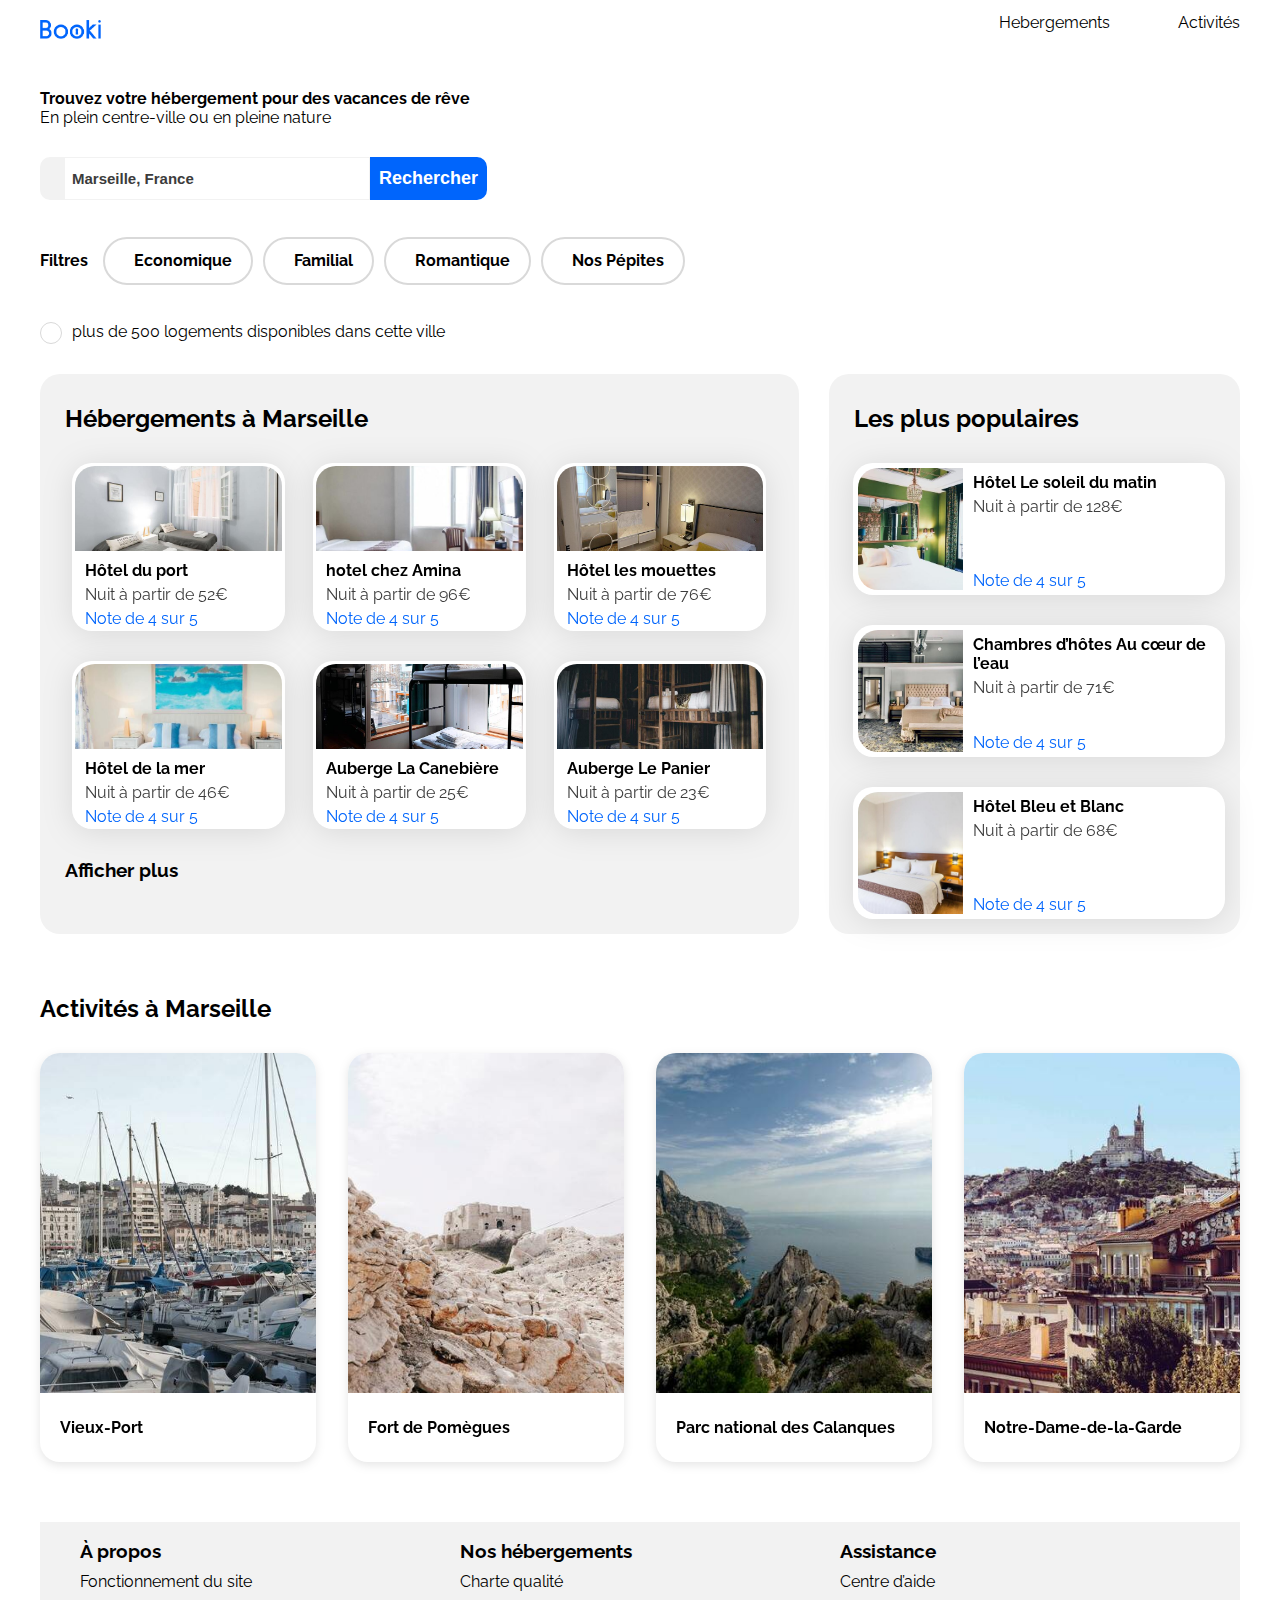
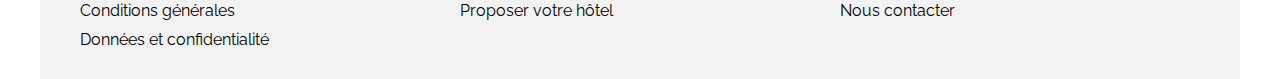
<file: index.html>
<!DOCTYPE html>
<html lang="fr">

<head>
    <meta charset="UTF-8">
    <meta name="viewport" content="width=device-width, initial-scale=1.0">
    <title>Booki</title>
    <link rel="preconnect" href="https://fonts.googleapis.com">
    <link rel="preconnect" href="https://fonts.gstatic.com" crossorigin>
    <link href="https://fonts.googleapis.com/css2?family=Raleway:wght@400;500;700&display=swap" rel="stylesheet">
    <link rel="stylesheet" href="https://cdnjs.cloudflare.com/ajax/libs/font-awesome/6.2.1/css/all.min.css"
        integrity="sha512-MV7K8+y+gLIBoVD59lQIYicR65iaqukzvf/nwasF0nqhPay5w/9lJmVM2hMDcnK1OnMGCdVK+iQrJ7lzPJQd1w=="
        crossorigin="anonymous" referrerpolicy="no-referrer" />
    <link href="css/style.css" rel="stylesheet">
</head>

<body>
    <header>
        <nav>
            <div class="hebergement-activité">
                <div class="logo-booki">
                    <img src="images/Booki.png" width="61" height="19" alt="le logo booki">
                </div>
                <div class="tel">
                    <div class="heberge elementmenu">
                        <a href="#hebergement" class="cliquerhebergement">
                            Hebergements
                        </a>
                    </div>
                    <div class="activités elementmenu">
                        <a href="#activité" class="cliquerhebergement">
                            Activités
                        </a>
                    </div>
                </div>
            </div>
        </nav>
    </header>


    <div class="trouvez">
        Trouvez votre hébergement pour des vacances de rêve
    </div>
    <div class="centre-ville">
        En plein centre-ville ou en pleine nature
    </div>

    <form class="block-recherche">
        <div class="icon-position">
            <i class="fa-solid fa-location-dot">
            </i>
        </div>
        <div class="blockmarseillefrance">
            <input type="text" name="ville" id="prenom" placeholder="Marseille, France" maxlength="20">
        </div>
        <button class="bouton-recherche">
            Rechercher
        </button>
        <button class="bouton-recherche-tel">
            <i class="fa-solid fa-magnifying-glass"></i>

        </button>
    </form>

    <div class="lignefiltre-icon">
        <h4>Filtres</h4>
        <div class="icon">
            <div class="tel-filtre">
                <a href="" class="cliquer">
                    <div class="filtre">
                        <i class="fa-solid fa-money-bill-wave"> </i>
                        <h4>Economique</h4>
                    </div>
                </a>
                <a href="" class="cliquer">
                    <div class="filtre">
                        <i class="fa-solid fa-person"></i>
                        <h4> Familial</h4>
                    </div>
                </a>
            </div>

            <div class="tel-filtre">

                <a href="" class="cliquer">
                    <div class="filtre">
                        <i class="fa-solid fa-heart"></i>
                        <h4>Romantique </h4>
                    </div>
                </a>
                <a href="" class="cliquer">
                    <div class="filtre">
                        <i class="fa-solid fa-fire"></i>
                        <h4>Nos Pépites</h4>
                    </div>
                </a>
            </div>
        </div>
    </div>




    <div class="point-info">
        <i class="fa-solid fa-info iconpointinfo"></i>
        plus de 500 logements disponibles dans cette ville
    </div>
    <div class="main-container">
        <main>
            <div class="hebergements-and-populaires">
                <section class="hebergements">
                    <h2 class="section-title" id="hebergement">Hébergements à Marseille</h2>
                    <div class="hebergements-cards">
                        <a href="#">
                            <article class="card1">
                                <img src="images/fred-kleber.jpg" width="250" height="124"
                                    alt="Image de la chambre d'hôtel montrant un lit">
                                <div class="card-content1">
                                    <div class="card-txt">
                                        <h3 class="card-title">Hôtel du port</h3>
                                        Nuit à partir de 52<span class="euro">€</span>
                                    </div>
                                    <div class="card-rating-hebergements">
                                        <i class="fa-xs fa-solid fa-star" aria-hidden="true"></i>
                                        <i class="fa-xs fa-solid fa-star" aria-hidden="true"></i>
                                        <i class="fa-xs fa-solid fa-star" aria-hidden="true"></i>
                                        <i class="fa-xs fa-solid fa-star" aria-hidden="true"></i>
                                        <i class="fa-xs fa-solid fa-star neutral-star" aria-hidden="true"></i>
                                        <span class="sr-only">Note de 4 sur 5</span>
                                    </div>
                                </div>
                            </article>
                        </a>
                        <a href="#">
                            <article class="card1">
                                <img src="images/febrian-zakaria.jpg" width="125" height="146"
                                    alt="Image de la chambre d'hôtel montrant un lit">
                                <div class="card-content1">
                                    <div class="card-txt">
                                        <h3 class="card-title">hotel chez Amina</h3>
                                        Nuit à partir de 96<span class="euro">€</span>
                                    </div>
                                    <div class="card-rating-hebergements ">
                                        <i class="fa-xs fa-solid fa-star" aria-hidden="true"></i>
                                        <i class="fa-xs fa-solid fa-star" aria-hidden="true"></i>
                                        <i class="fa-xs fa-solid fa-star" aria-hidden="true"></i>
                                        <i class="fa-xs fa-solid fa-star" aria-hidden="true"></i>
                                        <i class="fa-xs fa-solid fa-star neutral-star" aria-hidden="true"></i>
                                        <span class="sr-only">Note de 4 sur 5</span>
                                    </div>
                                </div>
                            </article>
                        </a>
                        <a href="#">
                            <article class="card1">
                                <img src="images/reisetopia.jpg" width="125" height="146"
                                    alt="Image de la chambre d'hôtel montrant un lit">
                                <div class="card-content1">
                                    <div class="card-txt">
                                        <h3 class="card-title">Hôtel les mouettes</h3>
                                        Nuit à partir de 76<span class="euro">€</span>
                                    </div>
                                    <div class="card-rating-hebergements">
                                        <i class="fa-xs fa-solid fa-star" aria-hidden="true"></i>
                                        <i class="fa-xs fa-solid fa-star" aria-hidden="true"></i>
                                        <i class="fa-xs fa-solid fa-star" aria-hidden="true"></i>
                                        <i class="fa-xs fa-solid fa-star" aria-hidden="true"></i>
                                        <i class="fa-xs fa-solid fa-star neutral-star" aria-hidden="true"></i>
                                        <span class="sr-only">Note de 4 sur 5</span>
                                    </div>
                                </div>
                            </article>
                        </a>
                        <a href="#">
                            <article class="card1">

                                <img src="images/annie-spratt.jpg" width="125" height="146"
                                    alt="Image de la chambre d'hôtel montrant un lit">

                                <div class="card-content1">
                                    <div class="card-txt">
                                        <h3 class="card-title">Hôtel de la mer</h3>
                                        <span class="card-subtitle">Nuit à partir de 46<span
                                                class="euro">€</span></span>
                                    </div>
                                    <div class="card-rating-hebergements">
                                        <i class="fa-xs fa-solid fa-star" aria-hidden="true"></i>
                                        <i class="fa-xs fa-solid fa-star" aria-hidden="true"></i>
                                        <i class="fa-xs fa-solid fa-star" aria-hidden="true"></i>
                                        <i class="fa-xs fa-solid fa-star" aria-hidden="true"></i>
                                        <i class="fa-xs fa-solid fa-star neutral-star" aria-hidden="true"></i>
                                        <span class="sr-only">Note de 4 sur 5</span>
                                    </div>
                                </div>
                            </article>
                        </a>
                        <a href="#">
                            <article class="card1">
                                <img src="images/marcus-loke.jpg" width="125" height="146"
                                    alt="Image de la chambre d'hôtel montrant un lit">
                                <div class="card-content1">
                                    <div class="card-txt">
                                        <h3 class="card-title">Auberge La Canebière</h3>
                                        <span class="card-subtitle">Nuit à partir de 25<span
                                                class="euro">€</span></span>
                                    </div>
                                    <div class="card-rating-hebergements ">
                                        <i class="fa-xs fa-solid fa-star" aria-hidden="true"></i>
                                        <i class="fa-xs fa-solid fa-star" aria-hidden="true"></i>
                                        <i class="fa-xs fa-solid fa-star" aria-hidden="true"></i>
                                        <i class="fa-xs fa-solid fa-star" aria-hidden="true"></i>
                                        <i class="fa-xs fa-solid fa-star neutral-star" aria-hidden="true"></i>
                                        <span class="sr-only">Note de 4 sur 5</span>
                                    </div>
                                </div>
                            </article>
                        </a>
                        <a href="#">
                            <article class="card1">
                                <img src="images/nicate-lee.jpg" width="125" height="146"
                                    alt="Image de la chambre d'hôtel montrant un lit">
                                <div class="card-content1">
                                    <div class="card-txt">
                                        <h3 class="card-title">Auberge Le Panier</h3>
                                        <span class="card-subtitle">Nuit à partir de 23<span
                                                class="euro">€</span></span>
                                    </div>
                                    <div class="card-rating-hebergements">
                                        <i class="fa-xs fa-solid fa-star" aria-hidden="true"></i>
                                        <i class="fa-xs fa-solid fa-star" aria-hidden="true"></i>
                                        <i class="fa-xs fa-solid fa-star" aria-hidden="true"></i>
                                        <i class="fa-xs fa-solid fa-star" aria-hidden="true"></i>
                                        <i class="fa-xs fa-solid fa-star neutral-star" aria-hidden="true"></i>
                                        <span class="sr-only">Note de 4 sur 5</span>
                                    </div>
                                </div>
                            </article>
                        </a>
                    </div>
                    <h3>Afficher plus</h3>
                </section>
                <section class="populaires">
                    <div class="populaires-title">
                        <h2 class="section-title">Les plus populaires</h2>
                        <i class="fa-solid fa-chart-line" aria-hidden="true"></i>
                    </div>
                    <div class="populaires-cards">
                        <a href="#">
                            <article class="card">
                                <img src="images/emile-guillemot.jpg"
                                    alt="Image de la chambre d'hôtel montrant un lit">
                                <div class="card-content">
                                    <div class="card-txt">
                                        <h3 class="card-title">Hôtel Le soleil du matin</h3>
                                        <span class="card-subtitle">Nuit à partir de 128<span class="euro">€</span>
                                        </span>
                                    </div>
                                    <div class="card-rating">
                                        <i class="fa-xs fa-solid fa-star" aria-hidden="true"></i>
                                        <i class="fa-xs fa-solid fa-star" aria-hidden="true"></i>
                                        <i class="fa-xs fa-solid fa-star" aria-hidden="true"></i>
                                        <i class="fa-xs fa-solid fa-star" aria-hidden="true"></i>
                                        <i class="fa-xs fa-solid fa-star neutral-star" aria-hidden="true"></i>
                                        <span class="sr-only">Note de 4 sur 5</span>
                                    </div>
                                </div>
                            </article>
                        </a>
                        <a href="#">
                            <article class="card">
                                <img src="images/aw-creative.jpg" width="125" height="146"
                                    alt="Image de la chambre d'hôtel montrant un lit">
                                <div class="card-content">
                                    <div class="card-txt">
                                        <h3 class="card-title">Chambres d’hôtes Au cœur de l’eau</h3>
                                        <span class="card-subtitle">Nuit à partir de 71<span class="euro">€</span>
                                        </span>
                                    </div>
                                    <div class="card-rating ">
                                        <i class="fa-xs fa-solid fa-star" aria-hidden="true"></i>
                                        <i class="fa-xs fa-solid fa-star" aria-hidden="true"></i>
                                        <i class="fa-xs fa-solid fa-star" aria-hidden="true"></i>
                                        <i class="fa-xs fa-solid fa-star" aria-hidden="true"></i>
                                        <i class="fa-xs fa-solid fa-star neutral-star" aria-hidden="true"></i>
                                        <span class="sr-only">Note de 4 sur 5</span>
                                    </div>
                                </div>
                            </article>
                        </a>
                        <a href="#">
                            <article class="card">
                                <img src="images/febrian-zakaria2.jpg" width="125" height="146"
                                    alt="Image de la chambre d'hôtel montrant un lit">
                                <div class="card-content">
                                    <div class="card-txt">
                                        <h3 class="card-title">Hôtel Bleu et Blanc</h3>
                                        <span class="card-subtitle">Nuit à partir de 68<span class="euro">€</span>
                                        </span>
                                    </div>
                                    <div class="card-rating">
                                        <i class="fa-xs fa-solid fa-star" aria-hidden="true"></i>
                                        <i class="fa-xs fa-solid fa-star" aria-hidden="true"></i>
                                        <i class="fa-xs fa-solid fa-star" aria-hidden="true"></i>
                                        <i class="fa-xs fa-solid fa-star" aria-hidden="true"></i>
                                        <i class="fa-xs fa-solid fa-star neutral-star" aria-hidden="true"></i>
                                        <span class="sr-only">Note de 4 sur 5</span>
                                    </div>
                                </div>
                            </article>
                        </a>
                    </div>
                </section>
            </div>
        </main>
        <footer></footer>
    </div>

    <div class="activités-a-marseille">
        <section class="acti">
            <h2 class="section-title2" id="activité">Activités à Marseille</h2>
            <section class="hebergements-cards2">
                <a href="#">
                    <article class="card2">

                        <img src="images/reno-laithienne.jpg" alt="Image de la chambre d'hôtel montrant un lit">

                        <div class="card-content1">
                            <div class="card-txt-activité-marseille">
                                <h3 class="card-title-activite">Vieux-Port</h3>
                            </div>
                        </div>
                    </article>
                </a>
                <a href="#">
                    <article class="card2">
                        <img src="images/paul-hermann.jpg" alt="Image de la chambre d'hôtel montrant un lit">
                        <div class="card-content1">
                            <div class="card-txt-activité-marseille">
                                <h3 class="card-title-activite">Fort de Pomègues</h3>
                            </div>
                        </div>
                    </article>
                </a>
                <a href="#">
                    <article class="card2">
                        <img src="images/kilyan-sockalingum.jpg" alt="Image de la chambre d'hôtel montrant un lit">
                        <div class="card-content1">
                            <div class="card-txt-activité-marseille">
                                <h3 class="card-title-activite">Parc national des Calanques</h3>
                            </div>
                        </div>
                    </article>
                </a>
                <a href="#">
                    <article class="card2">
                        <img src="images/florian-wehde.jpg" alt="Image de la chambre d'hôtel montrant un lit">
                        <div class="card-content1">
                            <div class="card-txt-activité-marseille">
                                <h3 class="card-title-activite">Notre-Dame-de-la-Garde</h3>
                            </div>
                        </div>
                    </article>
                </a>
            </section>
        </section>
    </div>

    <footer>
        <div class="fin">
            <div class="fi">
                <h3> À propos</h3>
                <p> Fonctionnement du site</p>
                <p>Conditions générales</p>
                <p>Données et confidentialité</p>
            </div>

            <div class="fi">
                <h3> Nos hébergements</h3>
                <p> Charte qualité</p>
                <p>Proposer votre hôtel</p>
            </div>

            <div class="fi">
                <h3>Assistance</h3>
                <p> Centre d’aide</p>
                <p>Nous contacter</p>
            </div>
        </div>
    </footer>
</body>

</html>
</file>
<file: css/style.css>
body {
    background-color: white; /* Le fond de la page sera  */
    color: black; /* Le texte de la page sera  */
    align-items: center;
    max-width: 1200px;
    margin:auto;
    font-family:"Raleway";/*ceci est un commentaire*/
}

.hebergement-activité {      /*ligne 23 sur le html*/
    
    display: flex;
    flex-wrap:wrap; 
    font-size: 16px;

}
 


.logo-booki{         /*ligne 24 sur le html*/
    display: flex;
    flex-wrap: wrap;
    margin: 20px 50px 50px 0;
} 

.heberge{           /*ligne 27 sur le html*/
    margin: 0 68px 0 auto;
    
} 

.tel{
    margin-left: auto;
    display: flex;
}

.heberge a {           /*permet d'enlever la ligne sur le texte */
    color: black;
    text-decoration: none;
    
}

.elementmenu{               /*ligne 27 et 31 sur le html*/
    display: flex;
    flex-wrap: wrap;
    
    border-top:3px solid #0065FC;
    /*gap: 68px;*/
    padding-top: 10px;
    border-top: 3px solid transparent;  
} 
.elementmenu{               /*ligne 27 et 31 sur le html*/
    display: flex;
    flex-wrap: wrap;
    
    border-top:3px solid #0065FC;
    /*gap: 68px;*/
    padding-top: 10px;
    border-top: 3px solid transparent;  
} 

.elementmenu:hover {       /* ligne bleu du hover*/
    border-top: 3px solid  #0065FC;
}

.elementmenu:hover  a{
    color: #0065FC;
}

.activités{
    display: flex;
    flex-wrap: wrap;
 
}

.activités a {              /*ligne 32 sur le html*/
    color: black;
    text-decoration: none;
}

.trouvez{               /* titre du site  (ligne 42 sur le html)*/
    display: flex;
    flex-wrap: wrap;
    
   /* margin-top: 0px;*/
    
    font-weight: bold;

    
       
}

.centre-ville{              /* sous-titre du site  (ligne 42 sur le html)*/
    display: flex;
    flex-wrap: wrap;
    
   
    margin-bottom: 8px;
}  

.block-recherche {          /* point pour chercher sur différentes villes  (ligne 49 sur le html)*/
    display: flex;
    

   /* justify-content:space-around;*/
   /*justify-content: flex-start*/
       
   margin-bottom: 30px;
   margin-top: 30px;
   
}

.icon-position {            /*   (ligne 50 sur le html)*/
    font-size: 18px;
    border-radius: 10px 0px 0px 10px;
    padding: 10px 8px 7px 8px;
    border: 4px solid #F2F2F2;
    /*overflow: hidden;*/
    background-color: #F2F2F2;
}

.blockmarseillefrance {  /* ligne 55 sur le html*/
    display: flex;
    flex-wrap:wrap; 
   padding: 0px 0px 0px 0px;
   border: 1px solid #F2F2F2;    
     
}

.bouton-recherche{ 
    font-size: 18px;
    background-color: #0065FC;
    color: white;
    border: 3px solid  #0065FC;
    border-radius: 0px 10px 10px 0px;;
    font-weight: 700;

}
.bouton-recherche-tel{
    display: none;
}

.lignefiltre-icon {      /* pour pouvoir filtrer les recherches  (ligne 42 sur le html)*/
    display: flex;
    flex-wrap:wrap; 
    align-items: center;
   /* justify-content:space-around;*/
   /*justify-content: flex-start*/
   
    gap: 15px;                                                                         
   align-content: center;
   margin-bottom: 0px;
   margin-top: 0px;
}

.lignefiltre-icon a {
    color: black;
    text-decoration: none;
}

.icon{
    display: flex;
    flex-wrap: wrap;
    background-color: white;
    gap: 10px;
} 
.tel-filtre{
    display: flex;
    gap: 10px;

}

.cliquer:hover {
    background-color: #DEEBFF;
    color: black;
    border-radius: 30px 30px 30px 30px;
}

.filtre{
    display: flex;
    border: 2px solid  #D9D9D9;
    border-radius: 40px 40px 40px 40px;
    gap: 10px;
    padding: 2px 19px 2px 19px ;
     
    align-items: center;        
    height: 40px;
} 
.filtre i{
    color: #0065FC;
}

.point-info{
    display: flex;
    flex-wrap: wrap;
    
    gap: 10px;
    
    margin: 30px 0;
}  

input{
    width: 300px;
    padding: 10px 0px;
    border-color: transparent;
    font-size: 15px;
    background: transparent;
    font-weight: bold;
  }
  
  input:focus{
    outline: none;
  }
  
  input::-webkit-input-placeholder {
    padding-left: 5px;
    font-size: 15px;
    color: #3c3c3c;
  }
  


  .hebergements-and-populaires{
    display: flex;
    flex-wrap: nowrap;
   
    justify-content: space-between;
   border-radius: 15px;
 
  
   
   gap: 30px;
   opacity: 1;

   
} 
/*carte sur la partie droite*/
.card {
    display: flex;
    
    background-color: white;
    border-radius: 20px 20px 20px 20px;
   /* margin: 30px;*/
   padding: 5px;
   gap: 10px;
   
    opacity: 1;
    filter: drop-shadow(0px 3px 15px rgba(0, 0, 0, 0.1));




    width: 100%;
   /* height: 146px;*/
    justify-content:flex-start
}
.populaires-cards a {
    width: 95%;
  }
.card a{
    width: 100%;
}


.card-content{
    display: flex;
    flex-direction: column;
    gap: 10px;
   
}    
.populaires-title{
    display: flex;
    flex-wrap: wrap;
    align-items: center;        
    gap: 35px;
    justify-content: space-between;

}   
 
.card-title {
    font-size: 16px;
    word-wrap: break-word;
   /* white-space:nowrap;*/
}

.populaires-cards{
    display: flex;
    flex-direction: column;
    align-items: center;
    gap: 30px;
    padding-bottom: 15px;


}
.card img{
  
    object-fit: cover;
    width: 105px;
    height: 122px;
    gap: 0px;
    border-radius: 20px 0px 0px 20px;
    border: 5px;
    opacity: 1;


} 

.card-txt h3 {
    font-size: 16px;
    color: black;
    text-decoration: none;
    margin-top: 5px;
    margin-bottom: 5px;
   
}

.card-txt a {
    text-decoration: none;
    color: black;
    
}
.card-rating {
    text-decoration: none;
    
    color: #0065FC;
    margin-top: auto;
    
    
}


.card-rating-chateau  {
    text-decoration: none;
   margin: auto;
   margin-top: auto;
}


.hebergements
{
   padding: 0 25px;
    background-color: #F2F2F2;
    border-radius: 20px;
    width: 65%;
}
.populaires{
   padding: 0 15px;
    background-color: #F2F2F2;
    border-radius: 20px 20px 20px 20px;
   /* margin: 30px;
    padding: 30px;*/
    width: 35%;
   
}


.iconpointinfo{
   border: 1px solid #D9D9D9;
   width: 20px;
   height: 20px;
   border-radius: 100%;
   display: flex;
   justify-content: center;
   align-items: center;
   font-size: 0.6rem;
   color: #0065FC;
  
}

.card-rating  {
    color: #0065FC;
}

.card-rating-chateau {
    color: #0065FC;
}
.neutral-star{
    color: #F2F2F2;
}

  /*.container {
    display: flex;
    flex-direction: column;
    hebergement à marseille
}*/
.card1 {
    display: flex;
    flex-direction: column;
    flex-wrap:  wrap;
    
    background-color: white;
   
    /*Padding :0px, 0px, 15px, 0px;*/
    
    border-radius: 20px;
   
    opacity: 1;
    filter: drop-shadow(0px 3px 15px rgba(0, 0, 0, 0.1));
    padding: 3px;
    border: 5px ;
    height: 100%;
    box-sizing: border-box;
    
}


.card-content1{
    margin-left: 10px;
   
}    
.populaires-title{
    display: flex;
    flex-wrap: wrap;
    align-items: center;        
    gap: 35px;
    margin-left: 10px;

}   
.populaires-title i{
    color: #0065FC;
}







.card1 img{
  
    object-fit: cover;
   
    Width: 100%;

     Height: 85px;
    


    gap: 0px;
    border-radius: 20px 20px 0px 0px;
   /* border: 5px 0px 5px 5px;*/
    opacity: 1;
    


} 

.hebergements-cards{
    display: flex;
    flex-wrap:  wrap;
    gap: 30px 4%;
   
  justify-content: center;
  margin-bottom: 30px;

}
.hebergements h3{
    margin-top: 10px;
}

.card-rating-hebergements {
    text-decoration: none;
    margin-top: 5px;
    color: #0065FC;
    
}

.section-title{
    margin: 30px 36px 30px 0;
   
    
}

.section-title2{
     margin-top:60px ;
     margin-bottom: 30px;
   
    
}


/*.activités-a-marseille{
    
   
    justify-content: space-between;
   border-radius: 15px;
   align-items:baseline ;
  
   
   gap: 40px;
   opacity: 0px;
  

   
   
} */


/*.acti
{
   /* padding: 30px 0px 0px 0px
   display: flex;
   flex-wrap:  wrap;
   border-radius: 20px;

   
  
   

}
*/

.card2 {
    display: flex;
    flex-direction: column;
    flex-wrap:  wrap;
    background-color: white;
    
    
    /*Padding :0px, 0px, 15px, 0px;*/
    
    border-radius: 20px;
   
    opacity: 1;
    filter: drop-shadow(0px 3px 5px rgba(0, 0, 0, 0.1));
    




   
    
}
.card-txt-activité-marseille h3 {
    font-size: 16px;
    color: black;
    text-decoration: none;
    margin-top: 5px;
    margin-bottom: 5px;
    padding: 20px 19px 20px 0px;
}


.card2 img{
  
    object-fit: cover;
     height: 340px;
     width: 100%;
     
   
    gap: 10px;
    border-radius: 20px 20px 0px 0px;
   /* border: 5px 0px 5px 5px;*/
    opacity: 1;
    /*width: 20%;*/
    


} 

.card-title-activite{
    font-size: 16px;
    margin-left: 10px;
    text-decoration: none;
    text-decoration-line: none;
    
}

a{
    text-decoration: none;
    text-align: start;
    color: #3c3c3c;
}


.hebergements-cards2{
   
    display: flex;
    flex-wrap:wrap;
    justify-content: space-between;
    margin-bottom: 60px;
    
    
   
   /*   align-items: center;
  justify-content: center;*/


}
.hebergements-cards2 a{
    width: 23%;
}

footer{
    /*display: flex;
    flex-wrap: wrap;*/
    background-color: #F2F2F2;
    


   
    gap: 10px;


}



/*.texfooter{
    font-weight: bold;
}*/


.fin{
    display: flex;
    flex-wrap: wrap;
    padding: 30px;
    padding-top: 0;
    
    
   /* justify-content:space-between;*/
    
}


.fi{
    display: flex;
    flex-direction: column;
    margin-left: 10px;
    
    gap: 10px;
    flex:1;
    
 
}

.fi h3 {
    margin-bottom: 0;
}

.fi p {
    margin:0;

}


.hebergements-cards a {
    width: 30%;
  }
/*version tablette*/

@media all and (max-width:1024px) {
    .body{
      max-width: 900px;
    }
    header, .trouvez, .lignefiltre-icon, .centre-ville, .point-info, .block-recherche{
        padding: 0 5%;
    }
    .hebergements-and-populaires{
        flex-direction: column;
        align-items: center;
    }
    .hebergements{
        display: flex;
        flex-direction: column;
        width: 85%;
        
    }
    .hebergements-cards a {
        width: 30%;
      }
    .populaires{
        display: flex;
        flex-direction: column;
        width: 85%;
        padding-bottom: 30px;

    }

    .Hebergements-cards{
        display: flex;
        flex-direction: row;
        
    }


    .card{
        width: 95%;
    }

    .card img{
        width: 45%;
        height: 146px;
    }

    .card-content{
        display: flex;
        flex-direction: column;
        
    }

    .card-txt{
        font-weight: bold;
        font-size: small;
    
    }

    .card-rating-chateau  {
        text-decoration: none;
       
    }

    .populaires-cards{
        display: flex;
        flex-direction: row;
        justify-content: space-between;
    
    }
    .populaires-cards a {
        width: 33%;
    }
    .card-content1{
        display: flex;
        flex-direction: column;
        height: 70px;
       
    }   


    .hebergements-cards2{
        display: flex;
        flex-direction: row;
        
        
        
       
    }

    .card1{
        padding: 4px;
        padding-bottom: 20px;
    }

    .card1 img{
        height: 100px;
    } 
  
    .card2 img{
        height: 250px;

    }
    .card2{
        filter: drop-shadow(0px 3px 15px rgba(0, 0, 0, 0.1));
        border-radius: 20px;
    }

    .acti{
        display: flex;
        flex-direction: column;

}
.activités-a-marseille{
    margin: 0 50px 30px 50px;
}

    .hebergements, .populaires{

    }
}
/*version telephone*/

@media all and (max-width: 768px) {
    .logo-booki{
        margin-right: 0;
    }
    .trouvez,  .lignefiltre-icon,.centre-ville, .point-info, .block-recherche{
        padding: 0 15px;
    }
    
    input{
        width: 100%;
    
    }
    .trouvez{
        padding: 0 15px 10px;
    }
    .section-title{
        margin: 20px 0px;
    }
  
    .tel {
        display: flex;
        flex-direction: row;
        justify-content: space-between;
        margin-bottom: 25px;
        margin-left: 0;
        width: 100%;
    }

    .point-info{
        display: flex;
        flex-wrap: nowrap;
    }
    .hebergement-activité{
        display: flex;
        flex-direction: column;
        align-items: center;
        text-align: center;
        justify-items: center;
    }

    
    .heberge{           /*ligne 27 sur le html*/
       /* border-top-width: 50%; important*/
        margin: 0;
        
    } 
    
    .elementmenu{               /*ligne 27 et 31 sur le html*/
        display: flex;
        flex-wrap: wrap;
        
        border-bottom:2px solid #F2F2F2;
        padding-bottom: 10px;
        /*gap: 68px;*/
        padding-top: 10px;
        border-top: 3px solid transparent; 
        width: 50%; 
        justify-content: center;
        
    } 
    

    
    .elementmenu:hover {       /* ligne bleu du hover*/
        border-bottom-color:  #0065FC;
        border-top-color:  transparent;
    }
    .bouton-recherche{
        display: none;
    }
    .bouton-recherche-tel{
        display: initial;
        font-size: 18px;
        background-color: #0065FC;
        color: white;
        border: 3px solid  #0065FC;
        border-radius: 0px 10px 10px 0px;;
        padding: 7px 8px 7px 8px;
        font-weight: 700;

    }
   
    .blockmarseillefrance{
        flex: 1;
    }
    .lignefiltre-icon h4{
        width: 100%;


    }
    .lignefiltre-icon .icon{
        width: 100%;
    }
    .tel-filtre a{
        width: 48%;
    }

    .filtre{
        padding: 4px 5%;
    }
    .card img{
        width: 40%;
        min-width: 40%;

    }
    .tel-filtre{
        display: flex;
        flex-direction: row;
        gap: 10px;
        width: 100%;
    
    }

    .hebergements-and-populaires{
        display: flex;
        flex-direction: column-reverse;
    }

    .hebergements{
        background-color: white;
    }
    
    .hebergements-cards{
        display: flex;
        flex-direction: column;
        
       

    }
    
    .hebergements-cards a{
        width: 100%;
        height: 230px;

    }

    .card1 img{
        height: 133px;
    }
    .populaires{
        width: 100%;
       padding:  30px 20px 30px 20px ;   
       border-radius: 0%;
    }
    .populaires-cards{
        display: flex;
        flex-direction: column;
        align-items: center;
        padding: 15px;


    }

    .populaires-cards a{
        width: 100%;
    }
    .hebergements-cards2{
    display: flex;
    flex-direction: column;
   /* width: 2900px;*/
   gap: 20px;


   }
   
   .hebergements-cards2 a{
    width: 100%;
    
   }
 

   .card2 img {
    height: 141px;
   }
   .activités-a-marseille{
    margin: 0 30px 30px 30px;
}
.fin{
    display: block;
}

.fi {
    display: flex;
    flex-direction: column;
    margin-bottom: 20px;
    
    width: 100%;



}
.populaires-title{
    margin: 0 20px;
}
}

  
/*
Hebergements :
.hebergements-cards1 a {
  width: 30%;
}

Remplace width: 210px de ".card1 img" par width: 100%

.hebergements-cards1 -> Retirer align-items: center;
.card1 -> ajouter height: 100%;




Retirer balise vide "hebergement-card" du html

.card -> remplacer width par 100%, retirer flex-wrap

Ajouter bloc :
.populaires-cards a {
  width: 30%;
}

Dans .populaires-cards sur tablette, ajouter ;
justify-content: space-between;


Coté tablette :
.card img -> changer width par 45%;

*/
</file>
